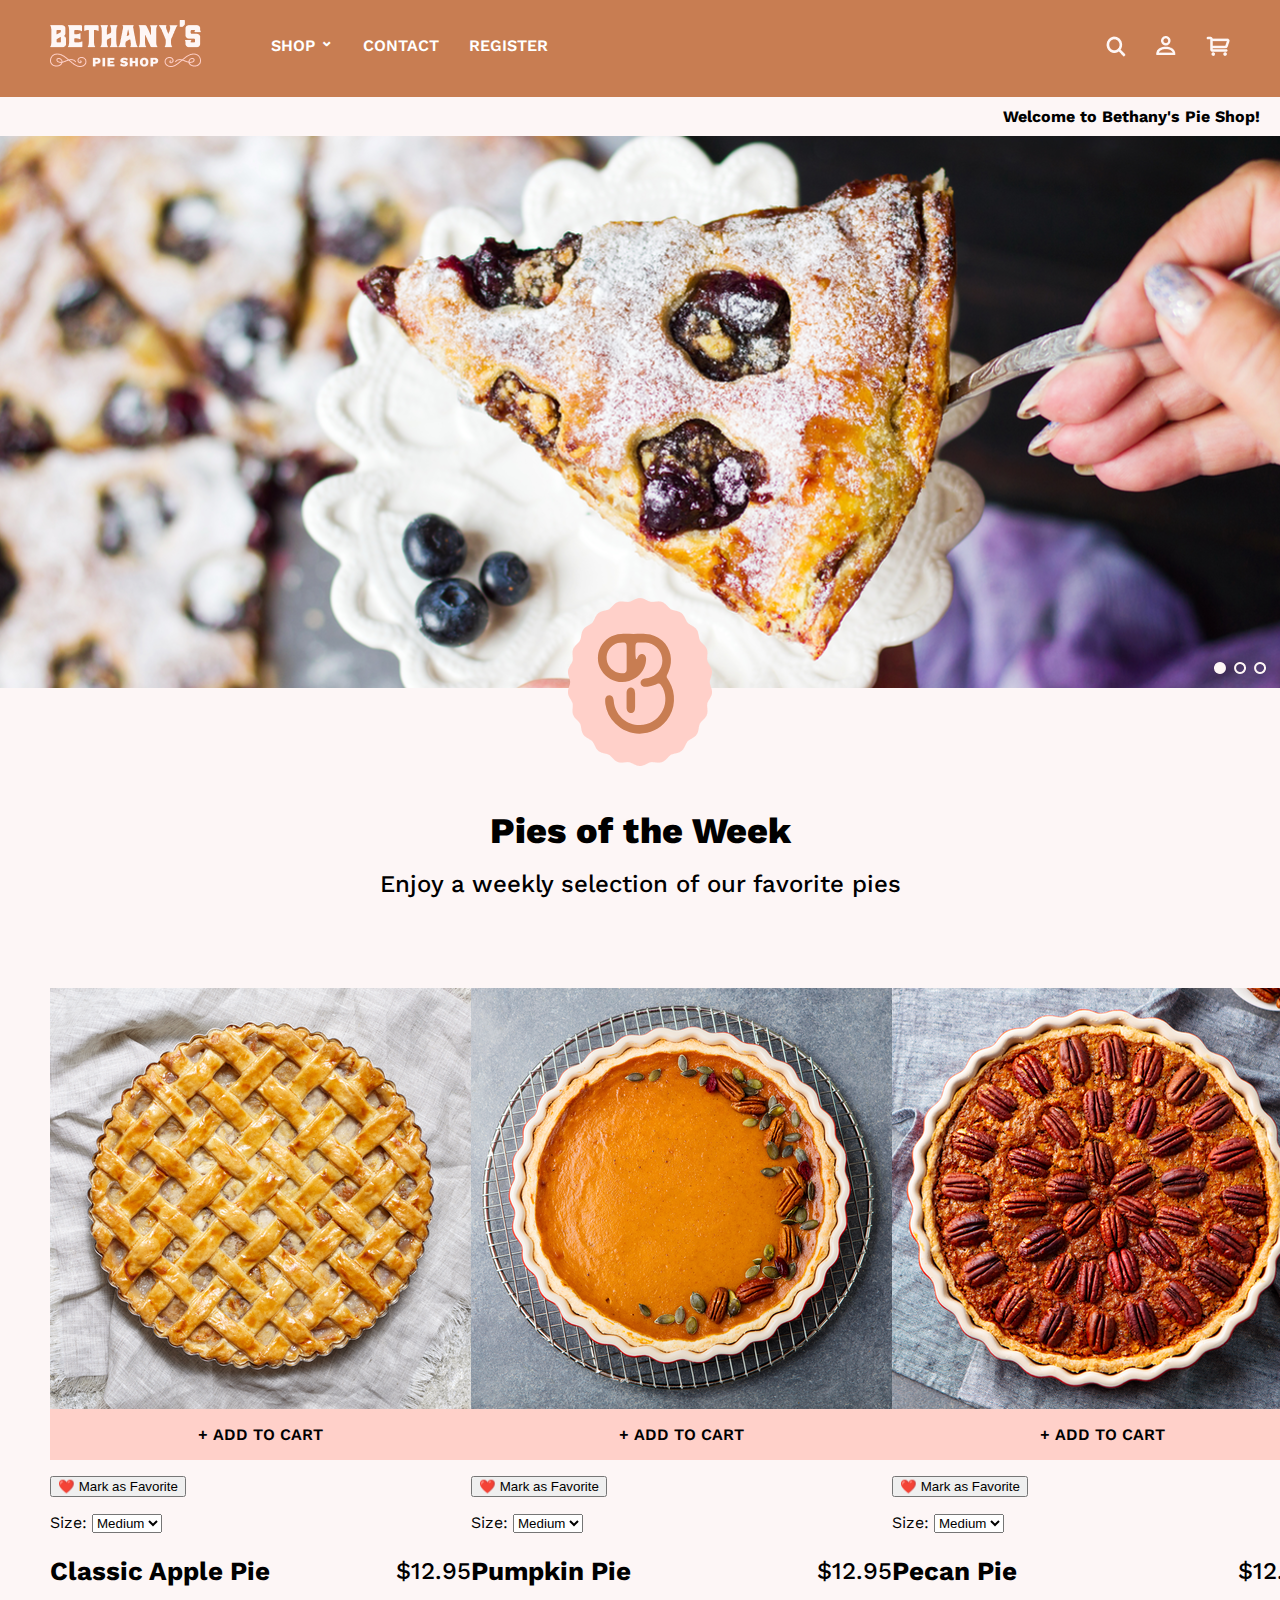
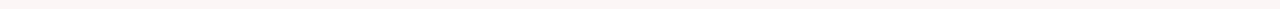
<file: index.html>
<!DOCTYPE html>
<html lang="en">

<head>
  <meta charset="UTF-8">
  <title>Bethany's Pie Shop</title>
  <link href="./css/main.css" rel="stylesheet">
</head>

<body>
  <header class="site-header">
    <div class="site-header-wrapper">
      <h1><a href="index.html"><img src="./img/logo.png" alt="Bethany's Pie Shop Logo" /></a></h1>
      <nav>
        <ul>
          <li><a class="shop-dropdown" href="#">Shop <span>&#8964;</span></a>
            <ul id="hover-menu">
              <li><a href="#">Seasonal Pies</a></li>
              <li><a href="#">Fruit Pies</a></li>
              <li><a href="shop.html">Cheesecakes</a></li>
              <li><a href="#">All Pies</a></li>
            </ul>
          </li>
          <li><a href="contact.html">Contact</a></li>
          <li><a href="#">Register</a></li>
        </ul>
      </nav>
      <div class="header-icons">
        <ul>
          <li><a href=""><img src="./img/search-icon.png" alt="search icon" /></a></li>
          <li><a href="login.html"><img src="./img/profile-icon.png" alt="profile icon" /></a></li>
          <li><a href="cart.html"><img src="./img/cart-icon.png" alt="shopping cart icon" /></a></li>
        </ul>
      </div>
    </div>
  </header>
  <div id="welcomeMessage" style="text-align: right; margin: 10px 20px; font-weight: bold;"></div>
  <section class="main-content">
    <div class="carousel">
      <div class="carousel-image"><img src="./img/hero-1.png" alt="larger header image of blueberry pie" /></div>
      <div class="carousel-image"><img src="./img/hero-2.png" alt="larger header image of blueberry pie" /></div>
      <div class="carousel-image"><img src="./img/hero-3.png" alt="larger header image of blueberry pie" /></div>
      <button class="carousel-button-1 active-carousel-item"></button>
      <button class="carousel-button-2"></button>
      <button class="carousel-button-3"></button>
    </div>
    <div class="focused-message">
      <div class="logo">
        <p>B</p>
      </div>
      <h2>Pies of the Week</h2>
      <p>Enjoy a weekly selection of our favorite pies</p>
      <div class="welcome-message">
        <p id="welcomeMessage"></p>
      </div>  
    </div>
  </section>
  <section>
    <div class="pie-grid">
      <div class="pie-item">
        <img src="./img/pie-1.png" alt="image of Classic Apple Pie" />
        <div class="add-to-cart">
            <p>
              <a href="#" class="add-to-cart-link" data-id="1">+ Add to cart</a>
            </p>
        </div>
        <div class="add-to-favorite">
          <p>
            <button class="mark-favorite" data-name="Classic Apple Pie">❤️ Mark as Favorite</button>
          </p>
        </div>
        <div class="pie-size">
          <label for="size-1">Size:</label>
          <select id="size-1" onchange="logSizeSelection(1)">
            <option value="Small">Small</option>
            <option value="Medium" selected>Medium</option>
            <option value="Large">Large</option>
          </select>
        </div>
        <div class="pie-info">
          <h4>Classic Apple Pie</h4>
          <p>$12.95</p>
        </div>
      </div>
      <div class="pie-item">
        <img src="./img/pie-2.png" alt="image of Pumpkin Pie" />
        <div class="add-to-cart">
            <p>
              <a href="#" class="add-to-cart-link" data-id="2">+ Add to cart</a>
            </p>
        </div>
        <div class="add-to-favorite">
          <p>
            <button class="mark-favorite" data-name="Pumpkin Pie">❤️ Mark as Favorite</button>
          </p>
        </div>
        <div class="pie-size">
          <label for="size-2">Size:</label>
          <select id="size-2" onchange="logSizeSelection(2)">
            <option value="Small">Small</option>
            <option value="Medium" selected>Medium</option>
            <option value="Large">Large</option>
          </select>
        </div>
        <div class="pie-info">
          <h4>Pumpkin Pie</h4>
          <p>$12.95</p>
        </div>
      </div>
      <div class="pie-item">
        <img src="./img/pie-3.png" alt="image of Pecan Pie" />
        <div class="add-to-cart">
            <p>
              <a href="#" class="add-to-cart-link" data-id="3">+ Add to cart</a>
            </p>
        </div>
        <div class="add-to-favorite">
          <p>
            <button class="mark-favorite" data-name="Pecan Pie">❤️ Mark as Favorite</button>
          </p>
        </div>
        <div class="pie-size">
          <label for="size-3">Size:</label>
          <select id="size-3" onchange="logSizeSelection(3)">
            <option value="Small">Small</option>
            <option value="Medium" selected>Medium</option>
            <option value="Large">Large</option>
          </select>
        </div>
        <div class="pie-info">
          <h4>Pecan Pie</h4>
          <p>$12.95</p>
        </div>
      </div>
    </div>
  </section>
  </div>
  <script src="./js/dropdown.js"></script>
  <script src="./js/carousel.js"></script>
  <script type="module" src="./js/favorite.js"></script>
  <script type="module" src="./js/cart.js"></script>
  <script type="module" src="./js/pie-options.js"></script>

  <script>
    const loggedInUser = localStorage.getItem("loggedInUser");
    const welcomeElem = document.getElementById("welcomeMessage");
  
    if (loggedInUser) {
      welcomeElem.textContent = `Welcome back, ${loggedInUser}!`;
    } else {
      welcomeElem.textContent = "Welcome to Bethany's Pie Shop!";
    }
  </script>  
</body>

</html>
</file>
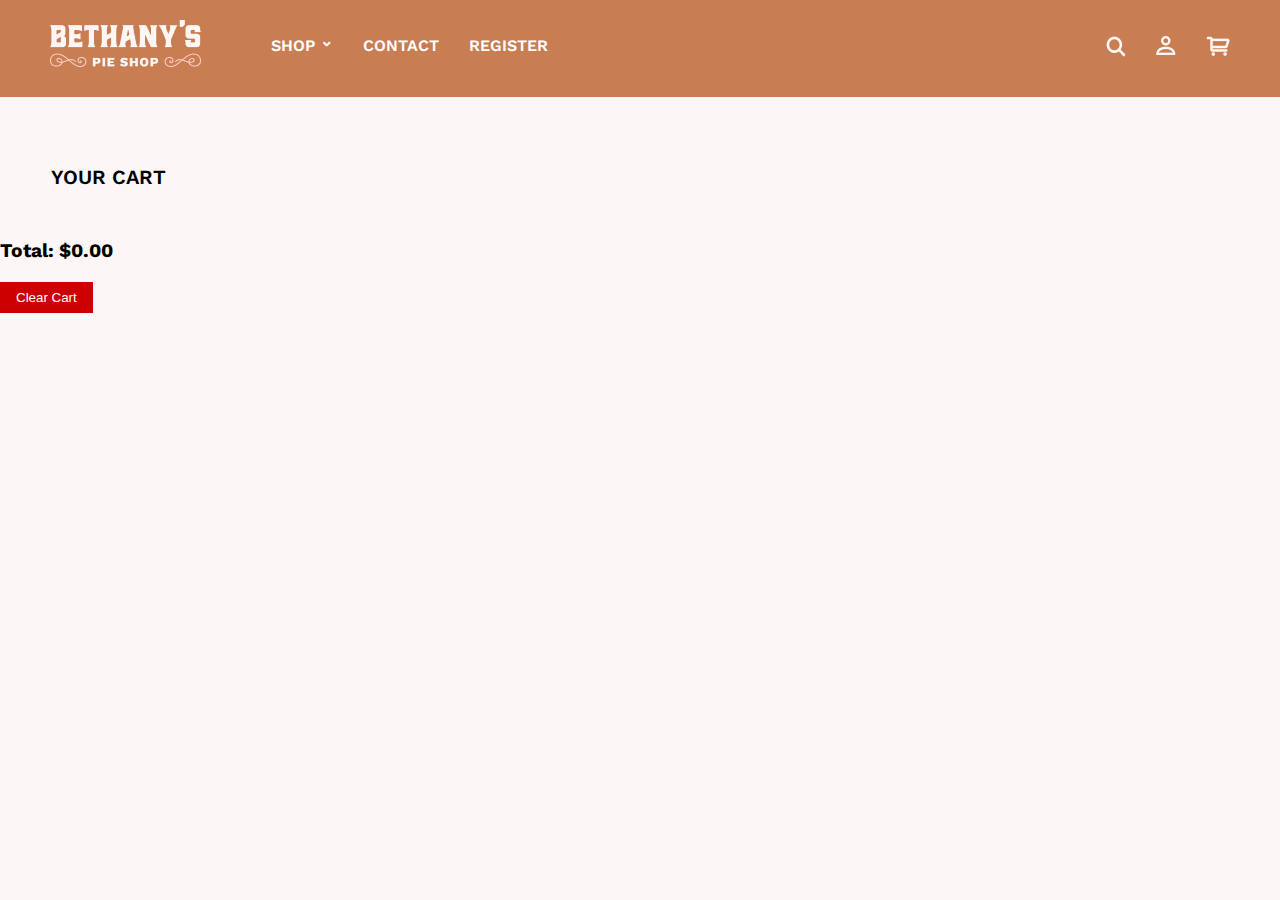
<file: cart.html>
<!DOCTYPE html>
<html lang="en">

<head>
  <meta charset="UTF-8">
  <title>Bethany's Pie Shop - Cart</title>
  <link href="./css/main.css" rel="stylesheet">
  <style>
    .cart-item {
      display: flex;
      justify-content: space-between;
      margin-bottom: 10px;
    }
    .cart-item img {
      width: 60px;
      height: auto;
    }
    .cart-total {
      font-weight: bold;
      margin-top: 20px;
      font-size: 1.2rem;
    }
    .clear-cart {
      margin-top: 20px;
      padding: 8px 16px;
      background: #cc0000;
      color: #fff;
      border: none;
      cursor: pointer;
    }
  </style>
</head>

<body>
    <header class="site-header">
        <div class="site-header-wrapper">
          <h1><a href="index.html"><img src="./img/logo.png" alt="Bethany's Pie Shop Logo" /></a></h1>
          <nav>
            <ul>
              <li><a class="shop-dropdown" href="#">Shop <span>&#8964;</span></a>
                <ul id="hover-menu">
                  <li><a href="#">Seasonal Pies</a></li>
                  <li><a href="#">Fruit Pies</a></li>
                  <li><a href="shop.html">Cheesecakes</a></li>
                  <li><a href="#">All Pies</a></li>
                </ul>
              </li>
              <li><a href="contact.html">Contact</a></li>
              <li><a href="#">Register</a></li>
            </ul>
          </nav>
          <div class="header-icons">
            <ul>
              <li><a href=""><img src="./img/search-icon.png" alt="search icon" /></a></li>
              <li><a href=""><img src="./img/profile-icon.png" alt="profile icon" /></a></li>
              <li><a href="cart.html"><img src="./img/cart-icon.png" alt="shopping cart icon" /></a></li>
            </ul>
          </div>
        </div>
      </header>      

  <section class="main-content">
    <h2>Your Cart</h2>

    <div id="cartItems"></div>

    <div class="cart-total">Total: $<span id="cartTotal">0.00</span></div>

    <button class="clear-cart" onclick="clearCart()">Clear Cart</button>
  </section>

  <script type="module" src="./js/cart.js"></script>
</body>

</html>
</file>
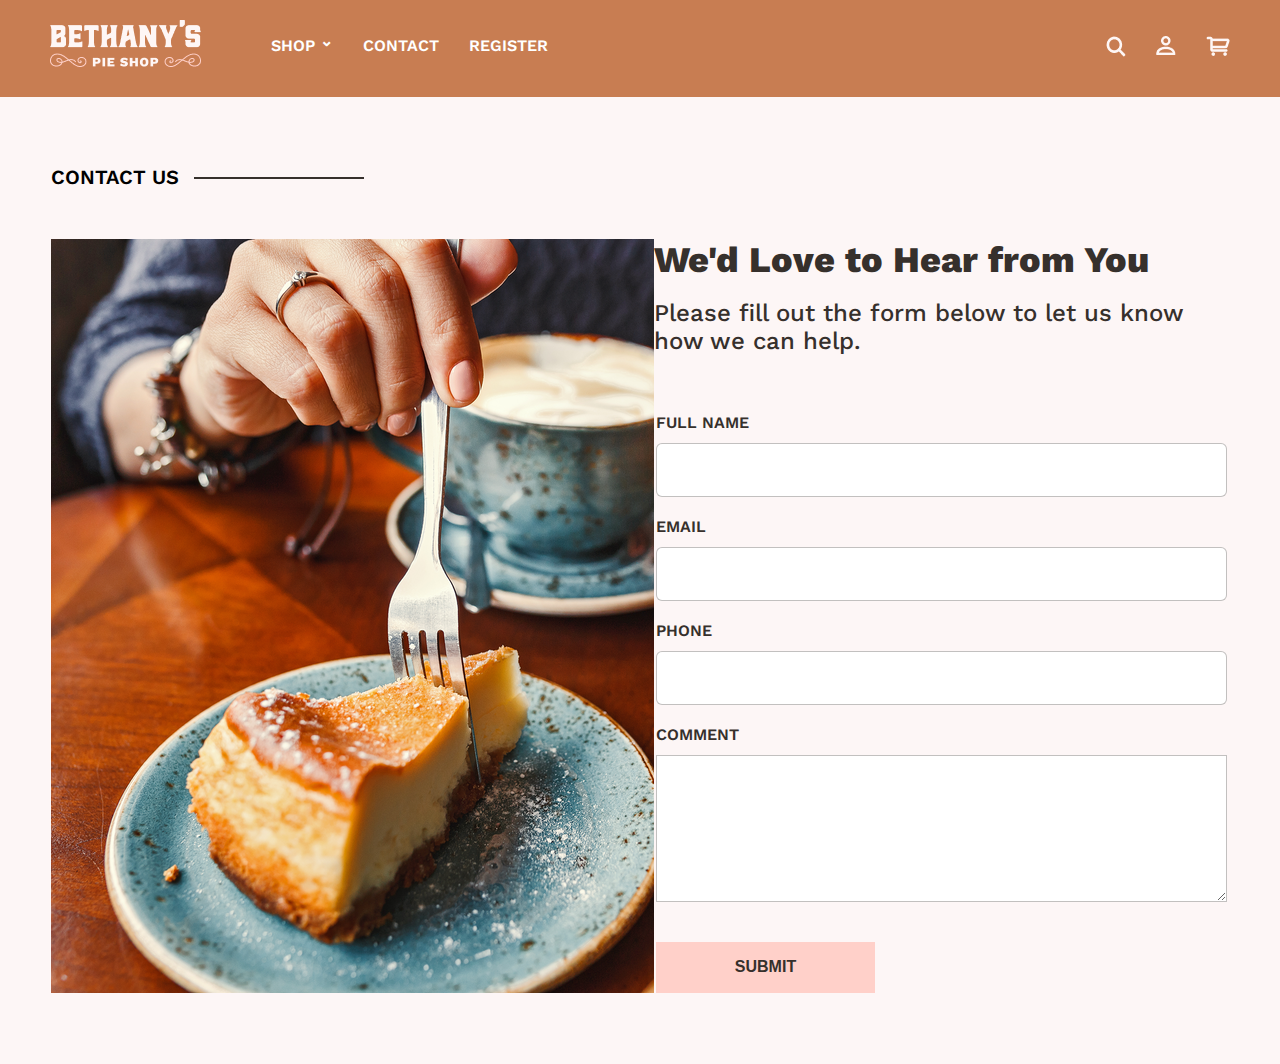
<file: contact.html>
<!DOCTYPE html>
<html lang="en">

<head>
  <meta charset="UTF-8">
  <title>Bethany's Pie Shop</title>
  <link href="./css/main.css" rel="stylesheet">
</head>

<body>
  <header class="site-header">
    <div class="site-header-wrapper">
      <h1><a href="index.html"><img src="./img/logo.png" alt="Bethany's Pie Shop Logo" /></a></h1>
      <nav>
        <ul>
          <li><a class="shop-dropdown" href="#">Shop <span>&#8964;</span></a>
            <ul id="hover-menu">
              <li><a href="#">Seasonal Pies</a></li>
              <li><a href="#">Fruit Pies</a></li>
              <li><a href="shop.html">Cheesecakes</a></li>
              <li><a href="#">All Pies</a></li>
            </ul>
          </li>
          <li><a href="contact.html">Contact</a></li>
          <li><a href="#">Register</a></li>
        </ul>
      </nav>
      <div class="header-icons">
        <ul>
          <li><a href=""><img src="./img/search-icon.png" alt="search icon" /></a></li>
          <li><a href=""><img src="./img/profile-icon.png" alt="profile icon" /></a></li>
          <li><a href="cart.html"><img src="./img/cart-icon.png" alt="shopping cart icon" /></a></li>
        </ul>
      </div>
    </div>
  </header>
  <section class="main-content">
    <h2>Contact us<hr /></h2>
    <div class="contact-wrapper">
      <div class="image-wrapper">
        <img src="./img/contact.png" alt="image of person sticking a fork in a piece of pie" />
      </div>
      <div class="form-wrapper">
        <h3>We'd Love to Hear from You</h3>
        <p>Please fill out the form below to let us know how we can help.</p>
        <fieldset>
          <form>
            <label for="full_name">Full name</label>
            <input type="text" id="full_name" name="full_name" value="" />
            <label for="email">Email</label>
            <input type="email" id="email" name="email" value="" />
            <label for="phone">Phone</label>
            <input type="tel" id="phone" name="phone" value="" />
            <label for="comment">Comment</label>
            <textarea id="comment" name="comment"></textarea>
            <input type="submit" name="submit" id="submit" value="Submit" />
          </form>
        </fieldset>
      </div>
    </div>
  </section>
  <script src="./js/dropdown.js"></script>
</body>

</html>
</file>
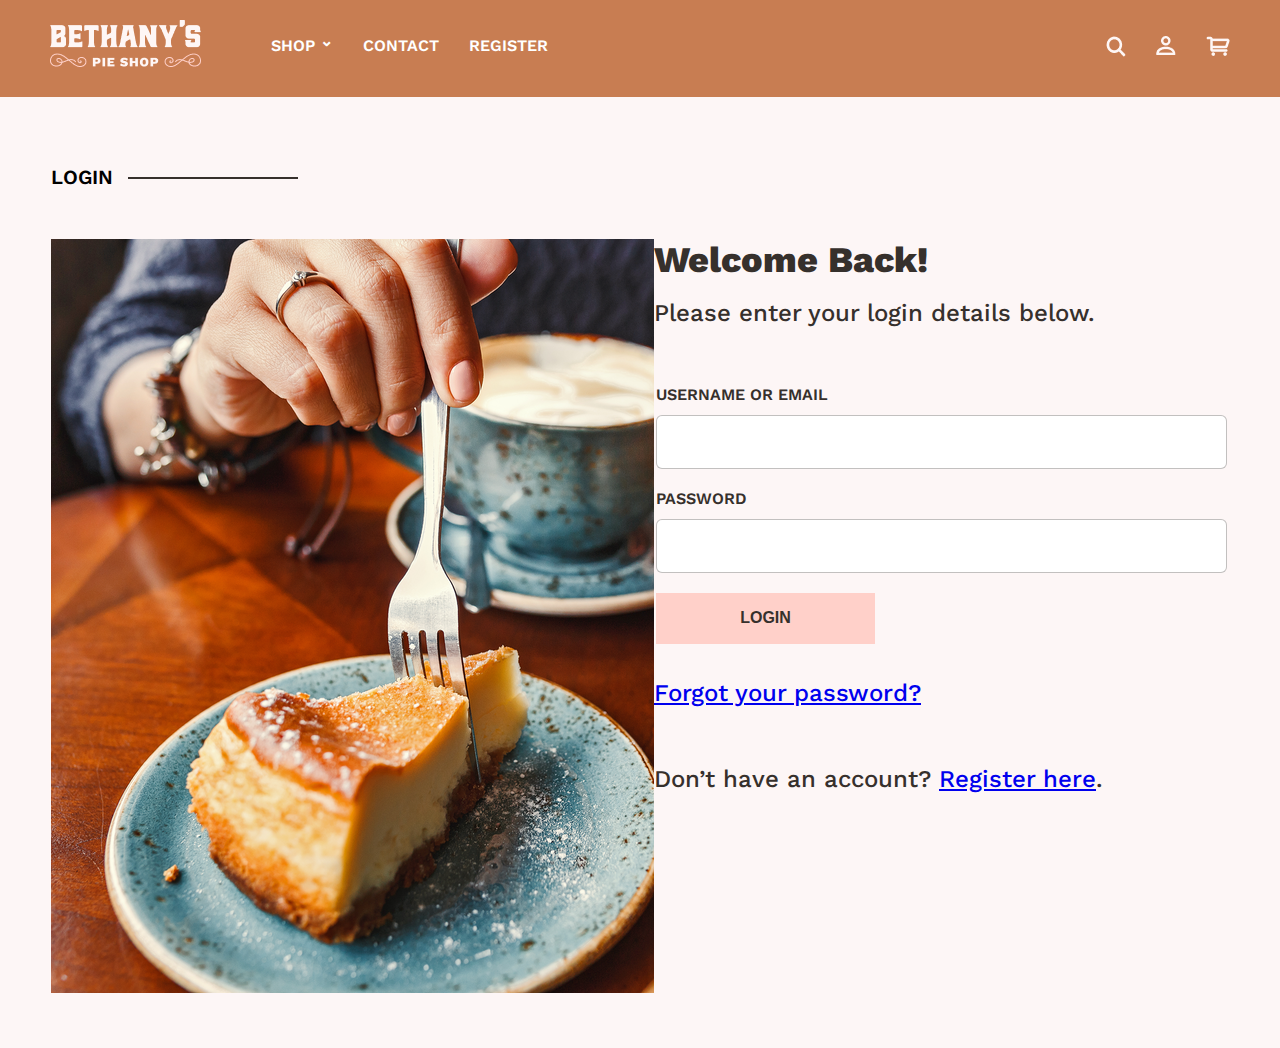
<file: login.html>
<!DOCTYPE html>
<html lang="en">

<head>
  <meta charset="UTF-8">
  <title>Bethany's Pie Shop - Login</title>
  <link href="./css/main.css" rel="stylesheet">
  <style>
    .login-message {
      margin-top: 15px;
      font-weight: bold;
    }
    .success {
      color: green;
    }
    .error {
      color: red;
    }
  </style>
</head>

<body>
  <header class="site-header">
    <div class="site-header-wrapper">
      <h1><a href="index.html"><img src="./img/logo.png" alt="Bethany's Pie Shop Logo" /></a></h1>
      <nav>
        <ul>
          <li><a class="shop-dropdown" href="#">Shop <span>&#8964;</span></a>
            <ul id="hover-menu">
              <li><a href="#">Seasonal Pies</a></li>
              <li><a href="#">Fruit Pies</a></li>
              <li><a href="shop.html">Cheesecakes</a></li>
              <li><a href="#">All Pies</a></li>
            </ul>
          </li>
          <li><a href="contact.html">Contact</a></li>
          <li><a href="#">Register</a></li>
        </ul>
      </nav>
      <div class="header-icons">
        <ul>
          <li><a href=""><img src="./img/search-icon.png" alt="search icon" /></a></li>
          <li><a href=""><img src="./img/profile-icon.png" alt="profile icon" /></a></li>
          <li><a href="cart.html"><img src="./img/cart-icon.png" alt="shopping cart icon" /></a></li>
        </ul>
      </div>
    </div>
  </header>

  <section class="main-content">
    <h2>Login<hr /></h2>
    <div class="contact-wrapper">
      <div class="image-wrapper">
        <img src="./img/contact.png" alt="image of person sticking a fork in a piece of pie" />
      </div>
      <div class="form-wrapper">
        <h3>Welcome Back!</h3>
        <p>Please enter your login details below.</p>
        <fieldset>
          <form id="loginForm">
            <label for="username">Username or Email</label>
            <input type="text" id="username" name="username" value="" required />

            <label for="password">Password</label>
            <input type="password" id="password" name="password" value="" required />

            <input type="submit" value="Login" />
          </form>
        </fieldset>

        <div id="loginMessage" class="login-message"></div>

        <p><a href="#">Forgot your password?</a></p>
        <p>Don’t have an account? <a href="#">Register here</a>.</p>
      </div>
    </div>
  </section>

  <script src="./js/dropdown.js"></script>
  <script>
    document.getElementById("loginForm").addEventListener("submit", function(e) {
      e.preventDefault();
      const username = document.getElementById("username").value;
      const password = document.getElementById("password").value;
      const messageDiv = document.getElementById("loginMessage");

      if (username === "jack" && password === "test1234") {
        localStorage.setItem("loggedInUser", username);
        message.textContent = "Login successful! Redirecting...";
        message.style.color = "green";

        setTimeout(() => {
            window.location.href = "index.html";
        }, 2000); // 1 second delay for the message to show
      } else {
        messageDiv.textContent = "Invalid username or password.";
        messageDiv.className = "login-message error";
      }
    });
  </script>
</body>

</html>
</file>
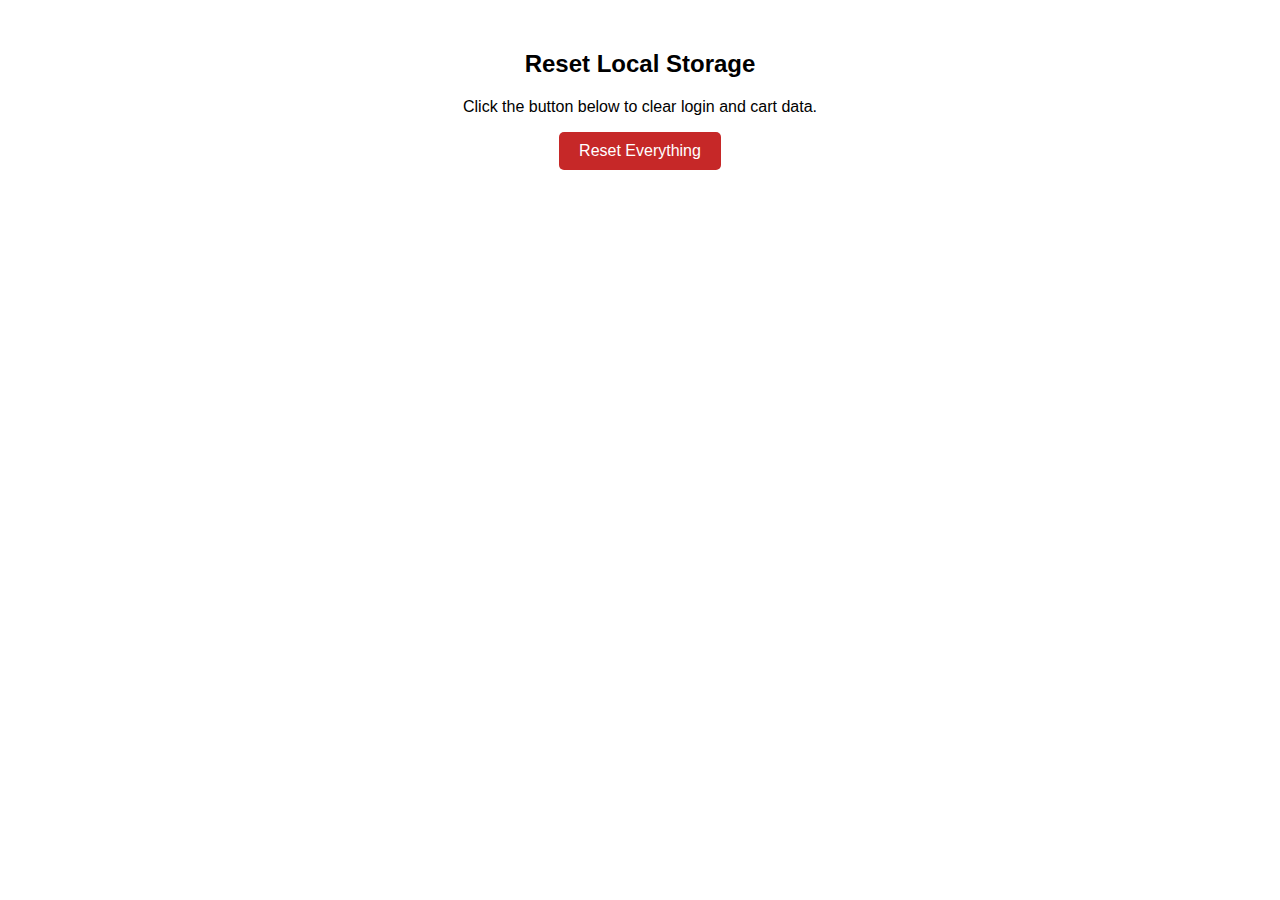
<file: reset.html>
<!DOCTYPE html>
<html lang="en">
<head>
  <meta charset="UTF-8">
  <title>Reset Data - Bethany's Pie Shop</title>
  <style>
    body {
      font-family: sans-serif;
      text-align: center;
      margin-top: 50px;
    }
    button {
      padding: 10px 20px;
      font-size: 16px;
      border: none;
      background-color: #c62828;
      color: white;
      border-radius: 5px;
      cursor: pointer;
    }
    button:hover {
      background-color: #b71c1c;
    }
  </style>
</head>
<body>

  <h2>Reset Local Storage</h2>
  <p>Click the button below to clear login and cart data.</p>
  <button onclick="resetData()">Reset Everything</button>

  <script>
    function resetData() {
      localStorage.clear();
      sessionStorage.clear();
      alert("Local and session storage cleared!");
    }
  </script>

</body>
</html>
</file>
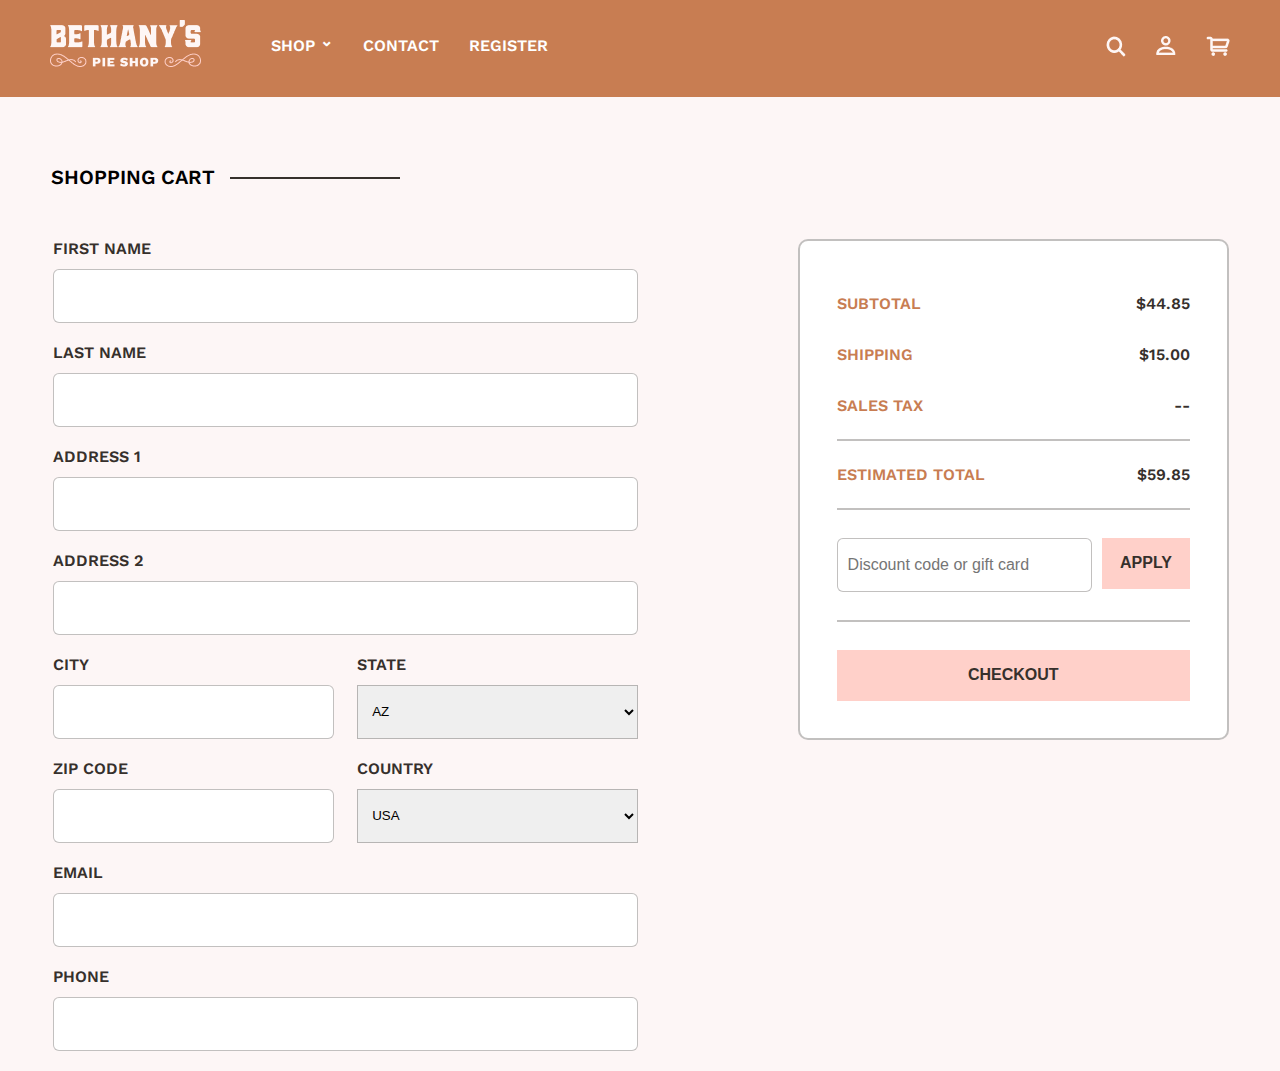
<file: shipping.html>
<!DOCTYPE html>
<html lang="en">

<head>
  <meta charset="UTF-8">
  <title>Bethany's Pie Shop</title>
  <link href="./css/main.css" rel="stylesheet">

  <script type="text/javascript">
    window.onload = () => {
      let submit_button = document.querySelector('#submit')
      submit_button.addEventListener('click', (event) => {
        event.preventDefault()

        // redirect back to the homepage when the checkout button is pressed because this example doesn't include a "checkout successful" page
        window.open('./index.html')
      }, false)
    }
  </script>
</head>

<body>
  <header class="site-header">
    <div class="site-header-wrapper">
      <h1><a href="index.html"><img src="./img/logo.png" alt="Bethany's Pie Shop Logo" /></a></h1>
      <nav>
        <ul>
          <li><a class="shop-dropdown" href="#">Shop <span>&#8964;</span></a>
            <ul id="hover-menu">
              <li><a href="#">Seasonal Pies</a></li>
              <li><a href="#">Fruit Pies</a></li>
              <li><a href="shop.html">Cheesecakes</a></li>
              <li><a href="#">All Pies</a></li>
            </ul>
          </li>
          <li><a href="contact.html">Contact</a></li>
          <li><a href="#">Register</a></li>
        </ul>
      </nav>
      <div class="header-icons">
        <ul>
          <li><a href=""><img src="./img/search-icon.png" alt="search icon" /></a></li>
          <li><a href=""><img src="./img/profile-icon.png" alt="profile icon" /></a></li>
          <li><a href="cart.html"><img src="./img/cart-icon.png" alt="shopping cart icon" /></a></li>
        </ul>
      </div>
    </div>
  </header>
  <section class="main-content">
    <h2>Shopping Cart<hr /></h2>
    <div class="cart-wrapper">
      <div class="form-wrapper">
        <fieldset>
          <form>
            <label for="first_name">First name</label>
            <input type="text" id="first_name" name="first_name" value="" />
            <label for="last_name">Last name</label>
            <input type="text" id="last_name" name="last_name" value="" />
            <label for="address_1">Address 1</label>
            <input type="text" id="address_1" name="address_1" value="" />
            <label for="address_2">Address 2</label>
            <input type="text" id="address_2" name="address_2" value="" />
            <div class="column-wrapper">
              <div>
                <label for="city">City</label>
                <input type="text" id="city" name="city" value="" />
              </div>
              <div>
                <label for="state">State</label>
                <select id="state" name="state">
                  <option>AZ</option>
                  <option>FL</option>
                  <option>UT</option>
                </select>
              </div>
            </div>
            <div class="column-wrapper">
              <div>
                <label for="zip_code">Zip code</label>
                <input type="text" id="zip_code" name="zip_code" value="" />
              </div>
              <div>
                <label for="country">Country</label>
                <select id="country" name="country">
                  <option>USA</option>
                  <option>South Africa</option>
                  <option>Japan</option>
                </select>
              </div>
            </div>
            <label for="email">Email</label>
            <input type="email" id="email" name="email" value="" />
            <label for="phone">Phone</label>
            <input type="tel" id="phone" name="phone" value="" />
          </form>
        </fieldset>
      </div>
      <div class="subtotal-wrapper">
        <div class="row">
          <p>Subtotal</p>
          <p>$44.85</p>
        </div>
        <div class="row">
          <p>Shipping</p>
          <p>$15.00</p>
        </div>
        <div class="row">
          <p>Sales Tax</p>
          <p>--</p>
        </div>
        <div class="row">
          <hr />
        </div>
        <div class="row">
          <p>Estimated Total</p>
          <p>$59.85</p>
        </div>
        <div class="row">
          <hr>
        </div>
        <div class="row">
          <input type="text" name="discount-code" id="discount-code" placeholder="Discount code or gift card" />
          <button>Apply</button>
        </div>
        <div class="row">
          <hr>
        </div>
        <div class="row">
          <input type="submit" name="submit" id="submit" value="Checkout" />
        </div>
      </div>
    </div>
  </section>
  <script src="./js/dropdown.js"></script>
</body>

</html>
</file>
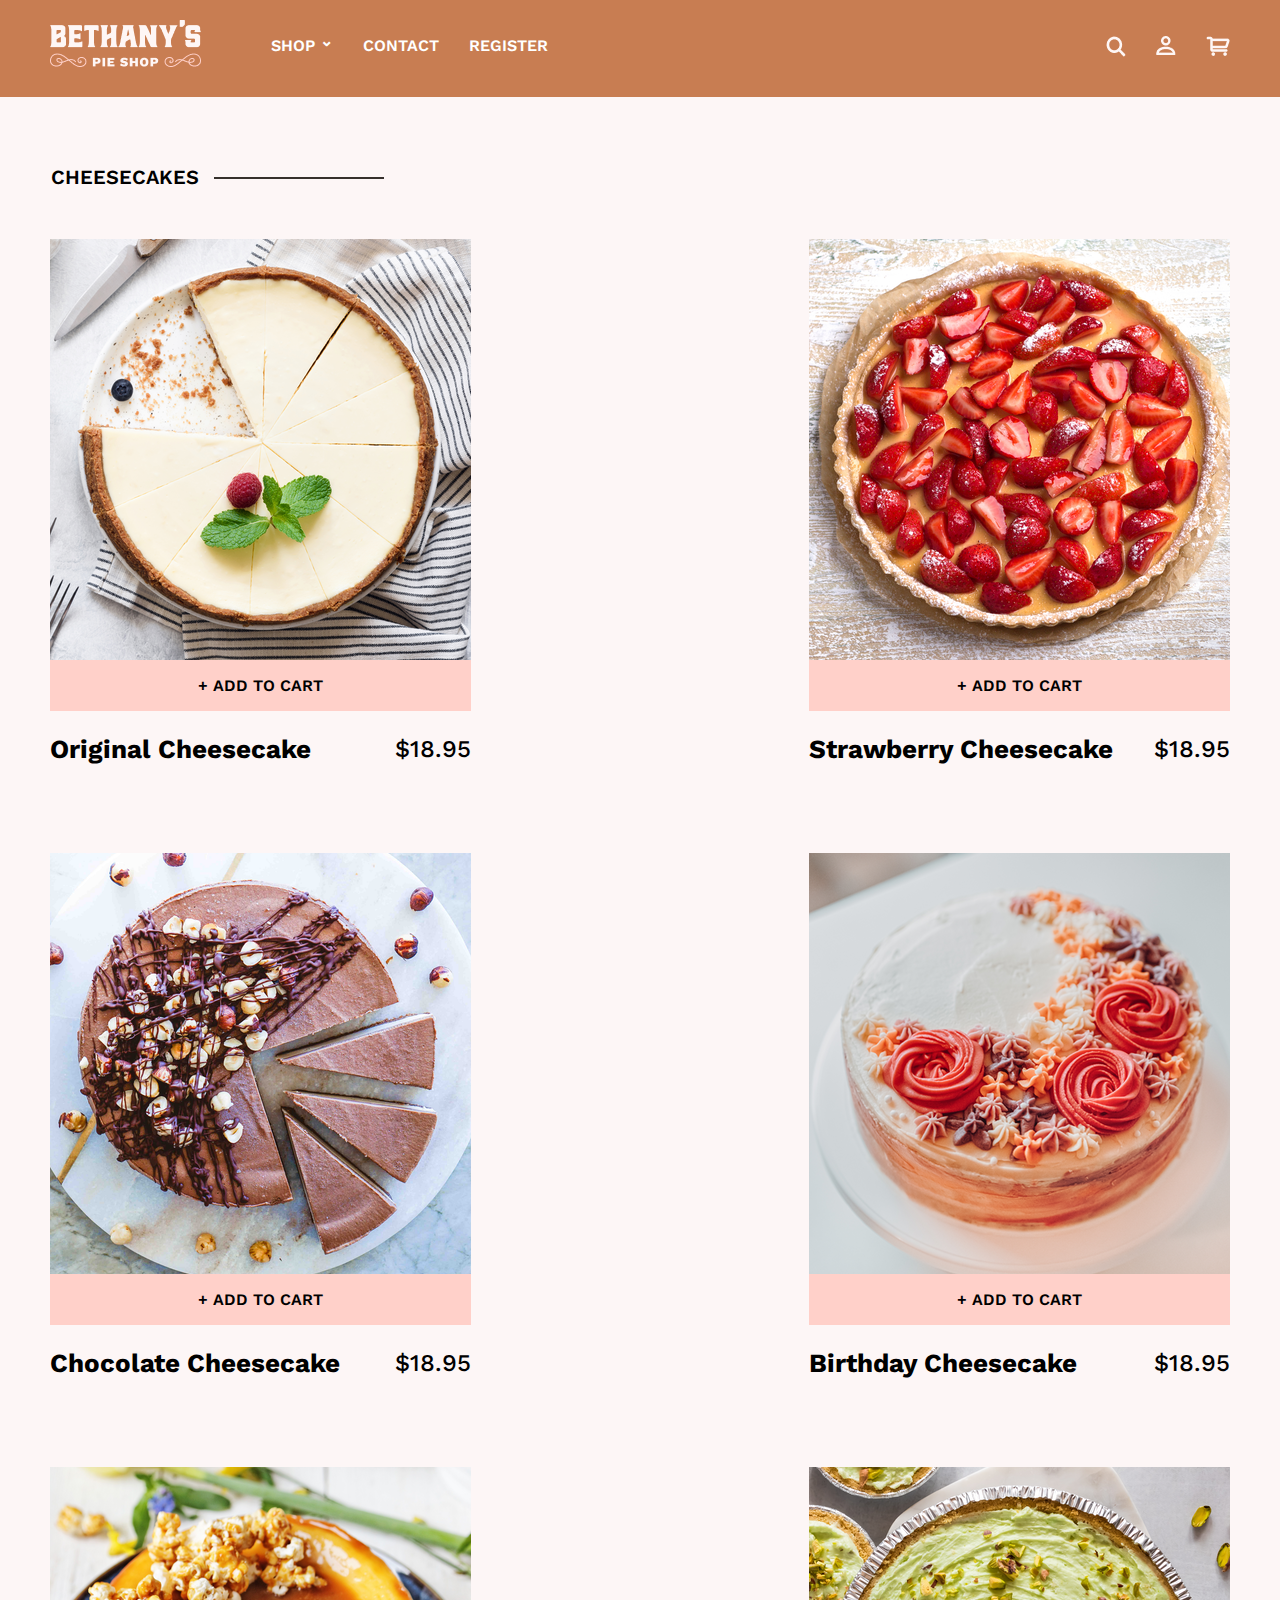
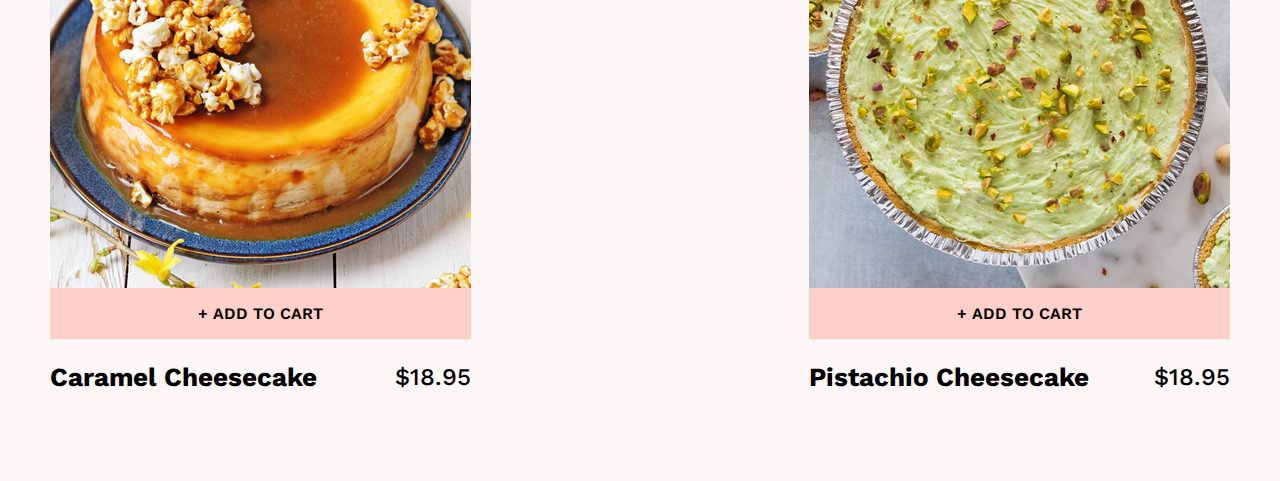
<file: shop.html>
<!DOCTYPE html>
<html lang="en">

<head>
  <meta charset="UTF-8">
  <title>Bethany's Pie Shop</title>
  <link href="./css/main.css" rel="stylesheet">
</head>

<body>
  <header class="site-header">
    <div class="site-header-wrapper">
      <h1><a href="index.html"><img src="./img/logo.png" alt="Bethany's Pie Shop Logo" /></a></h1>
      <nav>
        <ul>
          <li><a class="shop-dropdown" href="#">Shop <span>&#8964;</span></a>
            <ul id="hover-menu">
              <li><a href="#">Seasonal Pies</a></li>
              <li><a href="#">Fruit Pies</a></li>
              <li><a href="shop.html">Cheesecakes</a></li>
              <li><a href="#">All Pies</a></li>
            </ul>
          </li>
          <li><a href="contact.html">Contact</a></li>
          <li><a href="#">Register</a></li>
        </ul>
      </nav>
      <div class="header-icons">
        <ul>
          <li><a href=""><img src="./img/search-icon.png" alt="search icon" /></a></li>
          <li><a href=""><img src="./img/profile-icon.png" alt="profile icon" /></a></li>
          <li><a href="cart.html"><img src="./img/cart-icon.png" alt="shopping cart icon" /></a></li>
        </ul>
      </div>
    </div>
  </header>
  <section class="main-content">
    <h2>Cheesecakes<hr /></h2>
    <div class="gallery-wrapper">
      <div class="pie-item">
        <img src="./img/cheesecake-1.png" alt="image of Original Cheesecake" />
        <div class="add-to-cart">
          <p><a href="">+ Add to cart</a></p>
        </div>
        <div class="pie-info">
          <h4>Original Cheesecake</h4>
          <p>$18.95</p>
        </div>
      </div>
      <div class="pie-item">
        <img src="./img/cheesecake-2.png" alt="image of Strawberry Cheesecake" />
        <div class="add-to-cart">
          <p><a href="">+ Add to cart</a></p>
        </div>
        <div class="pie-info">
          <h4>Strawberry Cheesecake</h4>
          <p>$18.95</p>
        </div>
      </div>
      <div class="pie-item">
        <img src="./img/cheesecake-3.png" alt="image of Chocolate Cheesecake" />
        <div class="add-to-cart">
          <p><a href="">+ Add to cart</a></p>
        </div>
        <div class="pie-info">
          <h4>Chocolate Cheesecake</h4>
          <p>$18.95</p>
        </div>
      </div>
      <div class="pie-item">
        <img src="./img/cheesecake-4.png" alt="image of Birthday Cheesecake" />
        <div class="add-to-cart">
          <p><a href="">+ Add to cart</a></p>
        </div>
        <div class="pie-info">
          <h4>Birthday Cheesecake</h4>
          <p>$18.95</p>
        </div>
      </div>
      <div class="pie-item">
        <img src="./img/cheesecake-5.png" alt="image of Caramel Cheesecake" />
        <div class="add-to-cart">
          <p><a href="">+ Add to cart</a></p>
        </div>
        <div class="pie-info">
          <h4>Caramel Cheesecake</h4>
          <p>$18.95</p>
        </div>
      </div>
      <div class="pie-item">
        <img src="./img/cheesecake-6.png" alt="image of Pistachio Cheesecake" />
        <div class="add-to-cart">
          <p><a href="">+ Add to cart</a></p>
        </div>
        <div class="pie-info">
          <h4>Pistachio Cheesecake</h4>
          <p>$18.95</p>
        </div>
      </div>
    </div>
  </section>
  <script src="./js/dropdown.js"></script>
</body>

</html>
</file>
<file: css/main.css>
@font-face {
    font-family: 'Hochstadt Serif';
    font-style: normal;
    font-weight: normal;
    src: url('../fonts/Hochstadt-Serif.otf');
}

@font-face {
    font-family: 'Hochstadt Serif Oblique';
    font-style: italic;
    font-weight: normal;
    src: url('../fonts/Hochstadt-SerifOblique.otf');
}

@font-face {
    font-family: 'Hochstadt Rounded';
    font-style: normal;
    font-weight: normal;
    src: url('../fonts/Hochstadt-Rounded.otf');
}

@font-face {
    font-family: 'Hochstadt Rounded Oblique';
    font-style: italic;
    font-weight: normal;
    src: url('../fonts/Hochstadt-RoundedOblique.otf');
}

@font-face {
    font-family: 'The Great Outdoors';
    font-style: normal;
    font-weight: normal;
    src: url('../fonts/TheGreatOutdoors-Regular.otf');
}

@font-face {
    font-family: 'The Great Outdoors Rough';
    font-style: normal;
    font-weight: normal;
    src: url('../fonts/TheGreatOutdoors-Rough-Regular.otf');
}

@font-face {
    font-family: 'Work Sans';
    font-style: normal;
    font-weight: 100;
    src: url('../fonts/WorkSans-Thin.ttf');
}

@font-face {
    font-family: 'Work Sans';
    font-style: normal;
    font-weight: 200;
    src: url('../fonts/WorkSans-ExtraLight.ttf');
}

@font-face {
    font-family: 'Work Sans';
    font-style: normal;
    font-weight: 300;
    src: url('../fonts/WorkSans-Light.ttf');
}

@font-face {
    font-family: 'Work Sans';
    font-style: normal;
    font-weight: 400;
    src: url('../fonts/WorkSans-Regular.ttf');
}

@font-face {
    font-family: 'Work Sans';
    font-style: normal;
    font-weight: 500;
    src: url('../fonts/WorkSans-Medium.ttf');
}

@font-face {
    font-family: 'Work Sans';
    font-style: normal;
    font-weight: 600;
    src: url('../fonts/WorkSans-SemiBold.ttf');
}

@font-face {
    font-family: 'Work Sans';
    font-style: normal;
    font-weight: 700;
    src: url('../fonts/WorkSans-Bold.ttf');
}

@font-face {
    font-family: 'Work Sans';
    font-style: normal;
    font-weight: 800;
    src: url('../fonts/WorkSans-ExtraBold.ttf');
}

@font-face {
    font-family: 'Work Sans';
    font-style: normal;
    font-weight: 900;
    src: url('../fonts/WorkSans-Black.ttf');
}

body {
    background-color: rgba(253, 246, 246, 1);
    font-family: 'Work Sans', sans-serif;
    font-size: 16px;
    margin: 0 auto;
    max-width: 1486px;
}

/* *************** .site-header-wrapper styles */
.site-header-wrapper {
    background-color: rgba(200, 125, 82, 1);
    display: flex;
    margin: 0;
    padding: 20px 50px;
}

.site-header-wrapper h1 {
    display: inline-block;
    margin: 0;
    padding: 0;
}

.site-header-wrapper nav {
    flex-grow: 1;
    margin: 0;
    padding: 0;
}

.site-header-wrapper nav ul {
    display: flex;
}

.site-header-wrapper nav ul li {
    color: white;
    display: block;
    font-weight: 600;
    margin-left: 30px;
    position: relative;
    text-transform: uppercase;
}

.site-header-wrapper nav ul li a {
    color: white;
    text-decoration: none;
}

.site-header-wrapper .header-icons ul {
    display: flex;
    list-style-type: none;
}

.site-header-wrapper .header-icons ul li {
    margin-left: 30px;
}

/* *************** #hover-menu styles */

#hover-menu {
    border: 1px solid white;
    display: none;
    left: 0;
    padding: 0;
    position: absolute;
    top: 61px;
    z-index: 10;
}

#hover-menu li {
    background-color: rgba(200, 125, 82, 1);
    border-bottom: 2px solid #ffffff;
    box-sizing: border-box;
    display: block;
    margin: 0;
    width: 165px;
}

#hover-menu li:last-child {
    border-bottom: none;
}

#hover-menu li a {
    display: block;
    padding: 10px;
}

a.shop-dropdown span {
    position: relative;
    top: -5px;
}

/* *************** .main-content styles */

.main-content h2 {
    font-size: 20px;
    font-weight: 600;
    margin-bottom: 50px;
    padding: 51px 51px 0 51px;
    text-transform: uppercase;
}

.main-content h2 hr {
    display: inline-block;
    margin: 0 0 0 15px;
    padding: 0;
    width: 170px;
    height: 1px;
    border: 0;
    position: relative;
    top: -5px;
    border-bottom: 2px solid rgba(54, 48, 44, 1);
}

.carousel {
    height: 552px;
    max-width: 100%;
    overflow: hidden;
    position: relative;
    width: 100%;
}

.carousel-image {
    height: 552px;
    max-width: 100%;
    position: absolute;
    width: 100%;
}

.carousel-image img {
    height: 100%;
    object-fit: cover;
    width: 100%;
}

.carousel-button-1 {
    bottom: 0;
    position: absolute;
    right: 50px;
    z-index: 10;
}

.carousel-button-2 {
    bottom: 0;
    position: absolute;
    right: 30px;
    z-index: 10;
}

.carousel-button-3 {
    bottom: 0;
    position: absolute;
    right: 10px;
    z-index: 10;
}

.focused-message {
    align-items: center;
    display: flex;
    flex-direction: column;
    position: relative;
    top: -90px;
}

.carousel button {
    background: url('../img/carousel-button-hollow.png') 50% 50% no-repeat;
    border: none;
    color: black;
    cursor: pointer;
    font-size: 18px;
    height: 40px;
    position: absolute;
    width: 20px;
    z-index: 10px;
}

.carousel .active-carousel-item {
    background: url('../img/carousel-button-filled.png') 50% 50% no-repeat;
}

.focused-message .logo {
    align-items: center;
    background-image: url('../img/badge.png');
    display: flex;
    height: 168px;
    justify-content: center;
    margin-bottom: 44px;
    width: 144px;
}

.focused-message .logo p {
    color: rgba(200, 125, 82, 1);
    font-family: 'The Great Outdoors', serif;
    font-size: 100px;
    position: relative;
    top: -15px;
    vertical-align: top;
}

.focused-message h2 {
    font-family: 'Work Sans', sans-serif;
    font-size: 36px;
    font-weight: 800;
    margin: 0 0 18px 0;
    padding: 0;
    text-transform: none;
}

.focused-message p {
    font-family: 'Work Sans', sans-serif;
    font-size: 24px;
    font-weight: 500;
    margin: 0;
}

.pie-grid {
    display: flex;
    justify-content: space-between;
    padding: 0 50px;
}

.pie-item {
    background-color: rgba(253, 246, 246, 1);
    display: flex;
    flex-direction: column;
    width: 421px;
}

.pie-item div.add-to-cart {
    align-items: center;
    background-color: rgba(255, 208, 201, 1);
    display: flex;
    justify-content: center;
    text-align: center;
    text-transform: uppercase;
}

.pie-item div.add-to-cart p {
    height: 51px;
    margin: 0;
    padding: 0;
    width: 100%;
}

.pie-item div.add-to-cart p a {
    align-items: center;
    color: black;
    display: flex;
    font-weight: 600;
    height: 100%;
    justify-content: center;
    margin: 0;
    padding: 0;
    text-decoration: none;
    width: 100%;
}

.pie-item div.pie-info {
    align-items: center;
    display: flex;
    justify-content: space-between;
}

.pie-item div.pie-info h4 {
    font-size: 26px;
    font-weight: 700;
    margin: 23px 0;
}

.pie-item div.pie-info p {
    font-size: 24px;
    font-weight: 500;
}

/* *************** .contact-wrapper and .form-wrapper styles */

.contact-wrapper {
    align-items: left;
    background-color: rgba(253, 246, 246, 1);
    display: flex;
    justify-content: space-between;
    padding: 0 51px 51px 51px;
}

.form-wrapper {
    display: flex;
    flex-direction: column;
    width: 50%;
}

.form-wrapper div.column-wrapper {
    align-items: left;
    display: flex;
    justify-content: space-between;
    width: 100%;
}

.form-wrapper div.column-wrapper div {
    width: 48%;
}

.form-wrapper h3 {
    color: rgba(54, 48, 44, 1);
    font-size: 36px;
    font-weight: 800;
    margin: 0 0 18px 0;
}

.form-wrapper p {
    color: rgba(54, 48, 44, 1);
    font-size: 24px;
    font-weight: 500;
    margin: 0 0 58px 0;
}

fieldset {
    border: 0;
    padding: 0;
}

.form-wrapper label {
    color: rgba(54, 48, 44, 1);
    display: block;
    font-weight: 600;
    margin-bottom: 11px;
    text-transform: uppercase;
}

.form-wrapper input {
    background-color: white;
    border: 1px solid rgba(54, 48, 44, 0.3);
    border-radius: 6px;
    box-sizing: border-box;
    display: block;
    font-size: 30px;
    height: 54px;
    margin-bottom: 20px;
    padding: 0 10px;
    width: 100%;
}

.form-wrapper textarea {
    border: 1px solid rgba(54, 48, 44, 0.3);
    box-sizing: border-box;
    display: block;
    font-size: 20px;
    height: 147px;
    margin-bottom: 40px;
    padding: 10px;
    width: 100%;
}

.form-wrapper input[type=submit] {
    background-color: rgba(255, 208, 201, 1);
    border: 0;
    border-radius: 0;
    color: rgba(54, 48, 44, 1);
    font-size: 16px;
    font-weight: 600;
    height: 51px;
    text-transform: uppercase;
    width: 219px;
}

.form-wrapper select {
    border: 1px solid rgba(54, 48, 44, 0.3);
    display: block;
    height: 54px;
    padding: 10px;
    width: 100%;
}

/* *************** .gallery-wrapper styles */

.gallery-wrapper {
    display: flex;
    flex-wrap: wrap;
    justify-content: space-between;
    padding: 0 50px;
}

.gallery-wrapper .pie-item {
    margin-bottom: 66px;
}

/* *************** .cart-wrapper and .subtotal-wrapper styles */

.cart-wrapper {
    display: flex;
    justify-content: space-between;
    padding: 0 51px;
}

.cart-items-wrapper {
    width: 63%;
}

.cart-item {
    background-color: white;
    border: 2px solid rgba(54, 48, 44, 0.3);
    border-radius: 10px;
    display: flex;
    margin-bottom: 20px;
}

.cart-item-image-wrapper {
    margin-right: 37px;
    padding: 17px;
}

.cart-item-image-wrapper img {
    width: 185px;
    height: 185px;
}

.cart-item-details-wrapper {
    display: flex;
    flex-direction: column;
    padding: 17px;
}

.cart-item-number {
    color: rgba(200, 125, 82, 1);
    font-weight: 600;
    margin: 15px 0 22px 0;
    padding: 0;
    text-transform: uppercase;
}

.cart-item-name {
    color: rgba(54, 48, 44, 1);
    font-size: 24px;
    font-weight: 500;
    margin: 0 0 7px 0;
}

.cart-item-description {
    color: rgba(54, 48, 44, 1);
    margin: 0 0 22px 0;
}

.quantity-selector-wrapper {
    align-items: center;
    display: flex;
}

.quantity-selector-wrapper a {
    color: rgba(54, 48, 44, 0.5)
}

.quantity-selector {
    align-items: center;
    background-color: rgba(253, 246, 246, 1);
    border: 2px solid rgba(54, 48, 44, 0.3);
    border-radius: 10px;
    box-sizing: border-box;
    display: flex;
    height: 40px;
    justify-content: space-between;
    margin-right: 20px;
    padding: 0 10px;
    width: 100px;
}

.quantity-selector button {
    color: rgba(200, 125, 82, 1);
    border: 0;
    background-color: rgba(253, 246, 246, 1);
}

.quantity-selector span {
    color: rgba(54, 48, 44, 1);
    font-size: 18px;
}

.cart-item-price-wrapper {
    align-items: center;
    display: flex;
    font-size: 26px;
    font-weight: 700;
    margin-left: auto;
    padding-right: 47px;
}

.subtotal-wrapper {
    background-color: white;
    border: 2px solid rgba(54, 48, 44, 0.3);
    border-radius: 10px;
    display: flex;
    flex-direction: column;
    height: 100%;
    padding: 37px;
    width: 30%;
}

.subtotal-wrapper .row {
    align-items: top;
    display: flex;
    justify-content: space-between;
}

.subtotal-wrapper p:nth-child(1) {
    color: rgba(200, 125, 82, 1);
    font-weight: 600;
    text-transform: uppercase;
}

.subtotal-wrapper p:nth-child(2) {
    color: rgba(54, 48, 44, 1);
    font-weight: 600;
}

.subtotal-wrapper .row hr {
    border: 1px solid rgba(54, 48, 44, 0.3);
    width: 100%;
}

.subtotal-wrapper input {
    background-color: white;
    border: 1px solid rgba(54, 48, 44, 0.3);
    border-radius: 6px;
    box-sizing: border-box;
    display: block;
    font-size: 16px;
    height: 54px;
    margin: 20px 10px 20px 0;
    padding: 0 10px;
    width: 100%;
}

.subtotal-wrapper button {
    background-color: rgba(255, 208, 201, 1);
    border: 0;
    border-radius: 0;
    color: rgba(54, 48, 44, 1);
    font-size: 16px;
    font-weight: 600;
    height: 51px;
    margin-top: 20px;
    text-transform: uppercase;
    width: 120px;
}

.subtotal-wrapper input[type=submit] {
    background-color: rgba(255, 208, 201, 1);
    border: 0;
    border-radius: 0;
    color: rgba(54, 48, 44, 1);
    font-size: 16px;
    font-weight: 600;
    height: 51px;
    margin: 20px 0 0 0;
    text-transform: uppercase;
    width: 100%;
}
</file>
